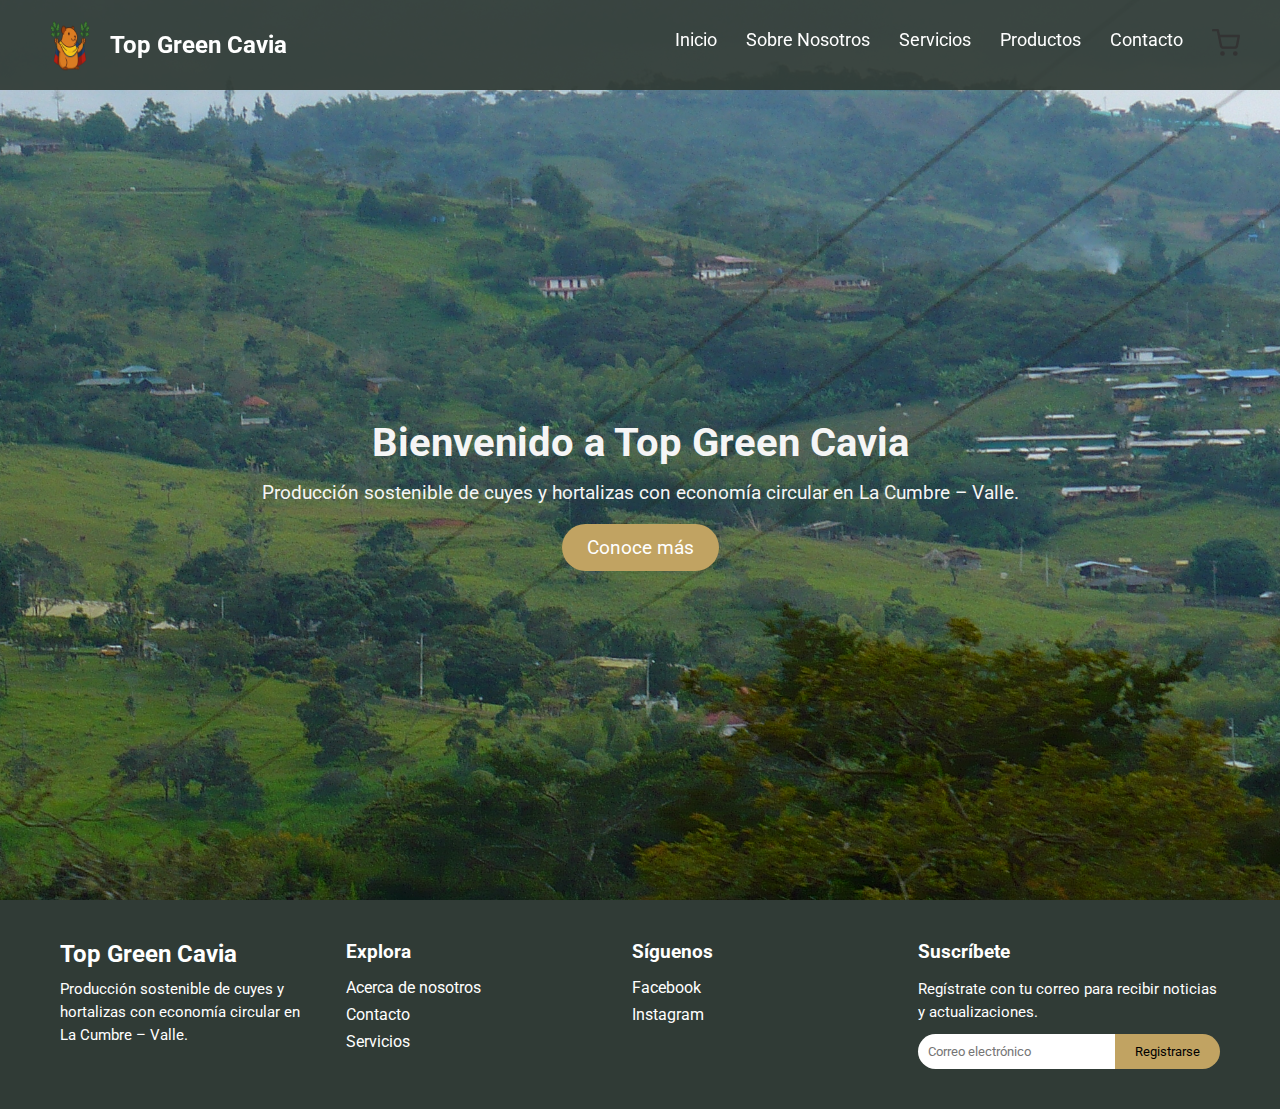
<file: index.html>
<!DOCTYPE html>
<html lang="en">
<head>
    <meta charset="UTF-8">
    <meta name="viewport" content="width=device-width, initial-scale=1.0">
    <link rel="preconnect" href="https://fonts.googleapis.com">
    <link rel="preconnect" href="https://fonts.gstatic.com" crossorigin>
    <link href="https://fonts.googleapis.com/css2?family=Roboto:ital,wght@0,100..900;1,100..900&display=swap" rel="stylesheet">
    <link rel="stylesheet" href="css/estilos.css">
    <link rel="shortcut icon" href="images/icon.png" type="image/x-icon">
    <title>Inicio</title>
</head>
<body class="fondo-index">
     <header>
    <a href="index.html" class="logo">
      <img src="images/logo.png" alt="Logo Top Green Cavia">
      <h1>Top Green Cavia</h1>
    </a>
    <nav>
      <ul>
        <li><a href="index.html">Inicio</a></li>
        <li><a href="pages/sobre-nosotros.html">Sobre Nosotros</a></li>
        <li><a href="pages/servicios.html">Servicios</a></li>
        <li><a href="pages/productos.html">Productos</a></li>
        <li><a href="pages/contacto.html">Contacto</a></li>
        <div class="cart-icon">
                <svg xmlns="http://www.w3.org/2000/svg" width="28" height="28" viewBox="0 0 24 24" fill="none" stroke="currentColor" stroke-width="2" stroke-linecap="round" stroke-linejoin="round">
                    <circle cx="9" cy="21" r="1"></circle>
                    <circle cx="20" cy="21" r="1"></circle>
                    <path d="M1 1h4l2.68 13.39a2 2 0 0 0 2 1.61h9.72a2 2 0 0 0 2-1.61L23 6H6"></path>
                </svg>
                <span class="cart-count" id="cartCount">0</span>
            </div>
      </ul>
    </nav>
  </header>
  <main>
  <!-- Sección Inicio -->
  <section id="inicio" class="hero">
    <div class="hero-content">
      <h1>Bienvenido a Top Green Cavia</h1>
      <p>Producción sostenible de cuyes y hortalizas con economía circular en La Cumbre – Valle.</p>
      <a href="pages/sobre-nosotros.html"><button class="btn">Conoce más</button></a>
    </div>
   </section>
  </main>
    <!-- FOOTER -->
<footer>
  <div class="footer-container">
    <!-- Columna 1 -->
    <div class="footer-col">
      <h2>Top Green Cavia</h2>
      <p>Producción sostenible de cuyes y hortalizas con economía circular en La Cumbre – Valle.</p>
    </div>

    <!-- Columna 2 -->
    <div class="footer-col">
      <h3>Explora</h3>
      <ul>
        <li><a href="pages/sobre-nosotros.html">Acerca de nosotros</a></li>
        <li><a href="pages/contacto.html">Contacto</a></li>
        <li><a href="pages/servicios.html">Servicios</a></li>
      </ul>
    </div>

    <!-- Columna 3 -->
    <div class="footer-col">
      <h3>Síguenos</h3>
      <ul>
        <li>Facebook</a></li>
        <li>Instagram</li>
      </ul>
    </div>

    <!-- Columna 4 -->
    <div class="footer-col">
      <h3>Suscríbete</h3>
      <p>Regístrate con tu correo para recibir noticias y actualizaciones.</p>
      <form>
        <input type="email" placeholder="Correo electrónico">
        <button type="submit">Registrarse</button>
      </form>
    </div>
  </div>

</footer>
<script src="js/carrito.js"></script>
</body>
</html>
</file>
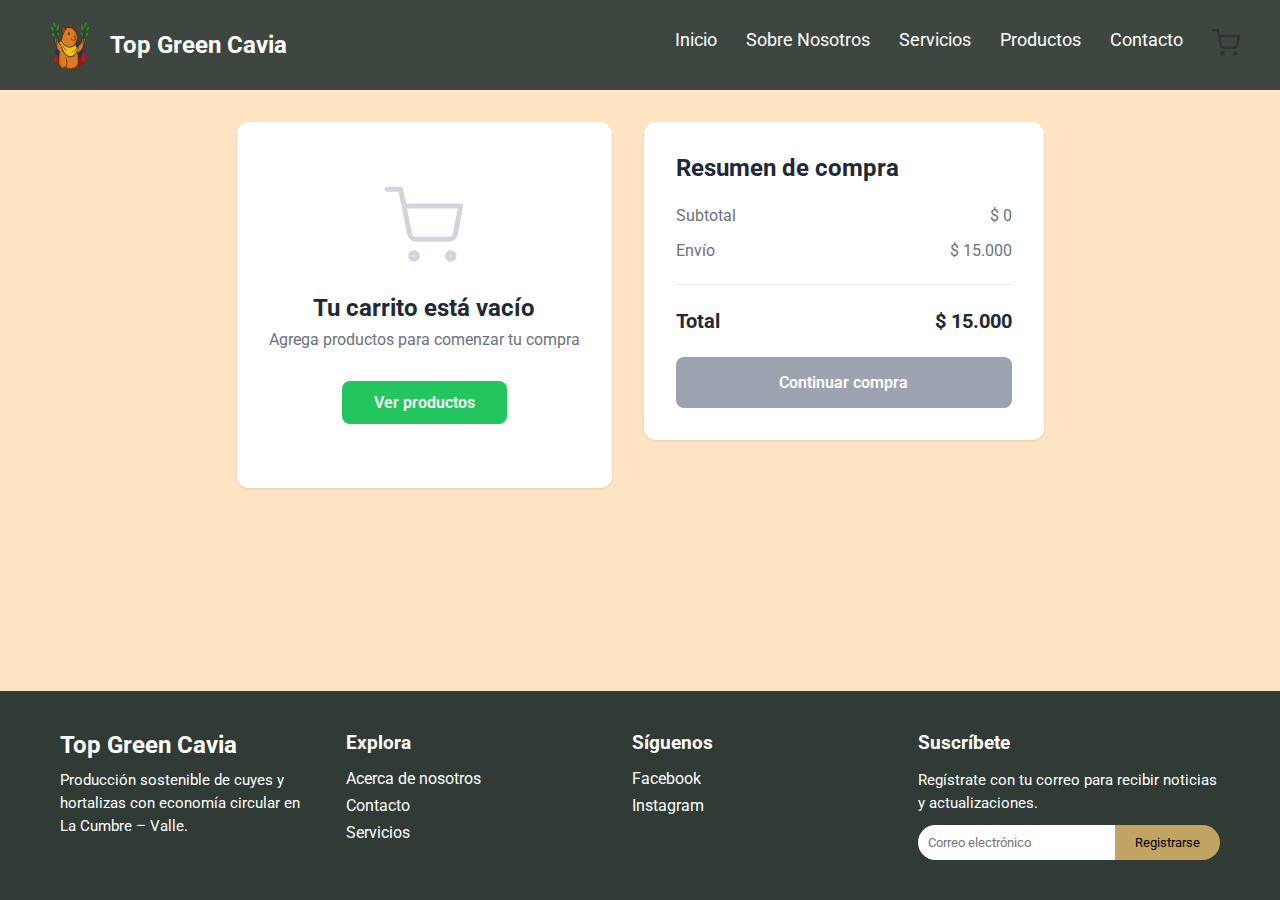
<file: pages/carrito.html>
<!DOCTYPE html>
<html lang="en">
<head>
    <meta charset="UTF-8">
    <meta name="viewport" content="width=device-width, initial-scale=1.0">
    <link rel="preconnect" href="https://fonts.googleapis.com">
    <link rel="preconnect" href="https://fonts.gstatic.com" crossorigin>
    <link href="https://fonts.googleapis.com/css2?family=Roboto:ital,wght@0,100..900;1,100..900&display=swap" rel="stylesheet">
    <title>Carrito de Compras</title>
    <link rel="stylesheet" href="../css/estilos.css">
</head>
<body class="fondo-carrito">
    <header>
        <a href="../index.html" class="logo">
            <img src="../images/logo.png" alt="Logo Top Green Cavia">
            <h1>Top Green Cavia</h1>
        </a>
        <nav>
            <ul>
                <li><a href="../index.html">Inicio</a></li>
                <li><a href="../pages/sobre-nosotros.html">Sobre Nosotros</a></li>
                <li><a href="../pages/servicios.html">Servicios</a></li>
                <li><a href="../pages/productos.html">Productos</a></li>
                <li><a href="../pages/contacto.html">Contacto</a></li>
                <div class="cart-icon">
                <svg xmlns="http://www.w3.org/2000/svg" width="28" height="28" viewBox="0 0 24 24" fill="none" stroke="currentColor" stroke-width="2" stroke-linecap="round" stroke-linejoin="round">
                    <circle cx="9" cy="21" r="1"></circle>
                    <circle cx="20" cy="21" r="1"></circle>
                    <path d="M1 1h4l2.68 13.39a2 2 0 0 0 2 1.61h9.72a2 2 0 0 0 2-1.61L23 6H6"></path>
                </svg>
                <span class="cart-count" id="cartCount">0</span>
            </div>
            </ul>
        </nav>
    </header>

    <main class="cart-container">
        <div class="cart-content">
            <!--<h1>Carrito de Compras</h1>-->
            
            <div class="cart-items" id="cartItems">
                <!-- Los productos se cargarán aquí dinámicamente -->
            </div>

            <div class="empty-cart" id="emptyCart" style="display: none;">
                <svg xmlns="http://www.w3.org/2000/svg" width="80" height="80" viewBox="0 0 24 24" fill="none" stroke="currentColor" stroke-width="1.5" stroke-linecap="round" stroke-linejoin="round">
                    <circle cx="9" cy="21" r="1"></circle>
                    <circle cx="20" cy="21" r="1"></circle>
                    <path d="M1 1h4l2.68 13.39a2 2 0 0 0 2 1.61h9.72a2 2 0 0 0 2-1.61L23 6H6"></path>
                </svg>
                <h2>Tu carrito está vacío</h2>
                <p>Agrega productos para comenzar tu compra</p>
                <a href="productos.html" class="btn-shop">Ver productos</a>
            </div>
        </div>

        <aside class="cart-summary">
            <div class="summary-card">
                <h2>Resumen de compra</h2>
                
                <div class="summary-details">
                    <div class="summary-row">
                        <span>Subtotal</span>
                        <span id="subtotal">$ 0</span>
                    </div>
                    <div class="summary-row">
                        <span>Envío</span>
                        <span id="shipping">$ 0</span>
                    </div>
                    <div class="summary-divider"></div>
                    <div class="summary-row total">
                        <span>Total</span>
                        <span id="total">$ 0</span>
                    </div>
                </div>

                <button class="btn-checkout" id="btnCheckout">Continuar compra</button>
            </div>
        </aside>
    </main>

    
<!-- FOOTER -->
<footer>
  <div class="footer-container">
    <!-- Columna 1 -->
    <div class="footer-col">
      <h2>Top Green Cavia</h2>
      <p>Producción sostenible de cuyes y hortalizas con economía circular en La Cumbre – Valle.</p>
    </div>

    <!-- Columna 2 -->
    <div class="footer-col">
      <h3>Explora</h3>
      <ul>
        <li><a href="../pages/sobre-nosotros.html">Acerca de nosotros</a></li>
        <li><a href="../pages/contacto.html">Contacto</a></li>
        <li><a href="../pages/servicios.html">Servicios</a></li>
      </ul>
    </div>

    <!-- Columna 3 -->
    <div class="footer-col">
      <h3>Síguenos</h3>
      <ul>
        <li>Facebook</li>
        <li>Instagram</li>
      </ul>
    </div>

    <!-- Columna 4 -->
    <div class="footer-col">
      <h3>Suscríbete</h3>
      <p>Regístrate con tu correo para recibir noticias y actualizaciones.</p>
      <form>
        <input type="email" placeholder="Correo electrónico">
        <button type="submit">Registrarse</button>
      </form>
    </div>
  </div>

</footer>
<script src="../js/carrito.js"></script>
</body>
</html>
</file>
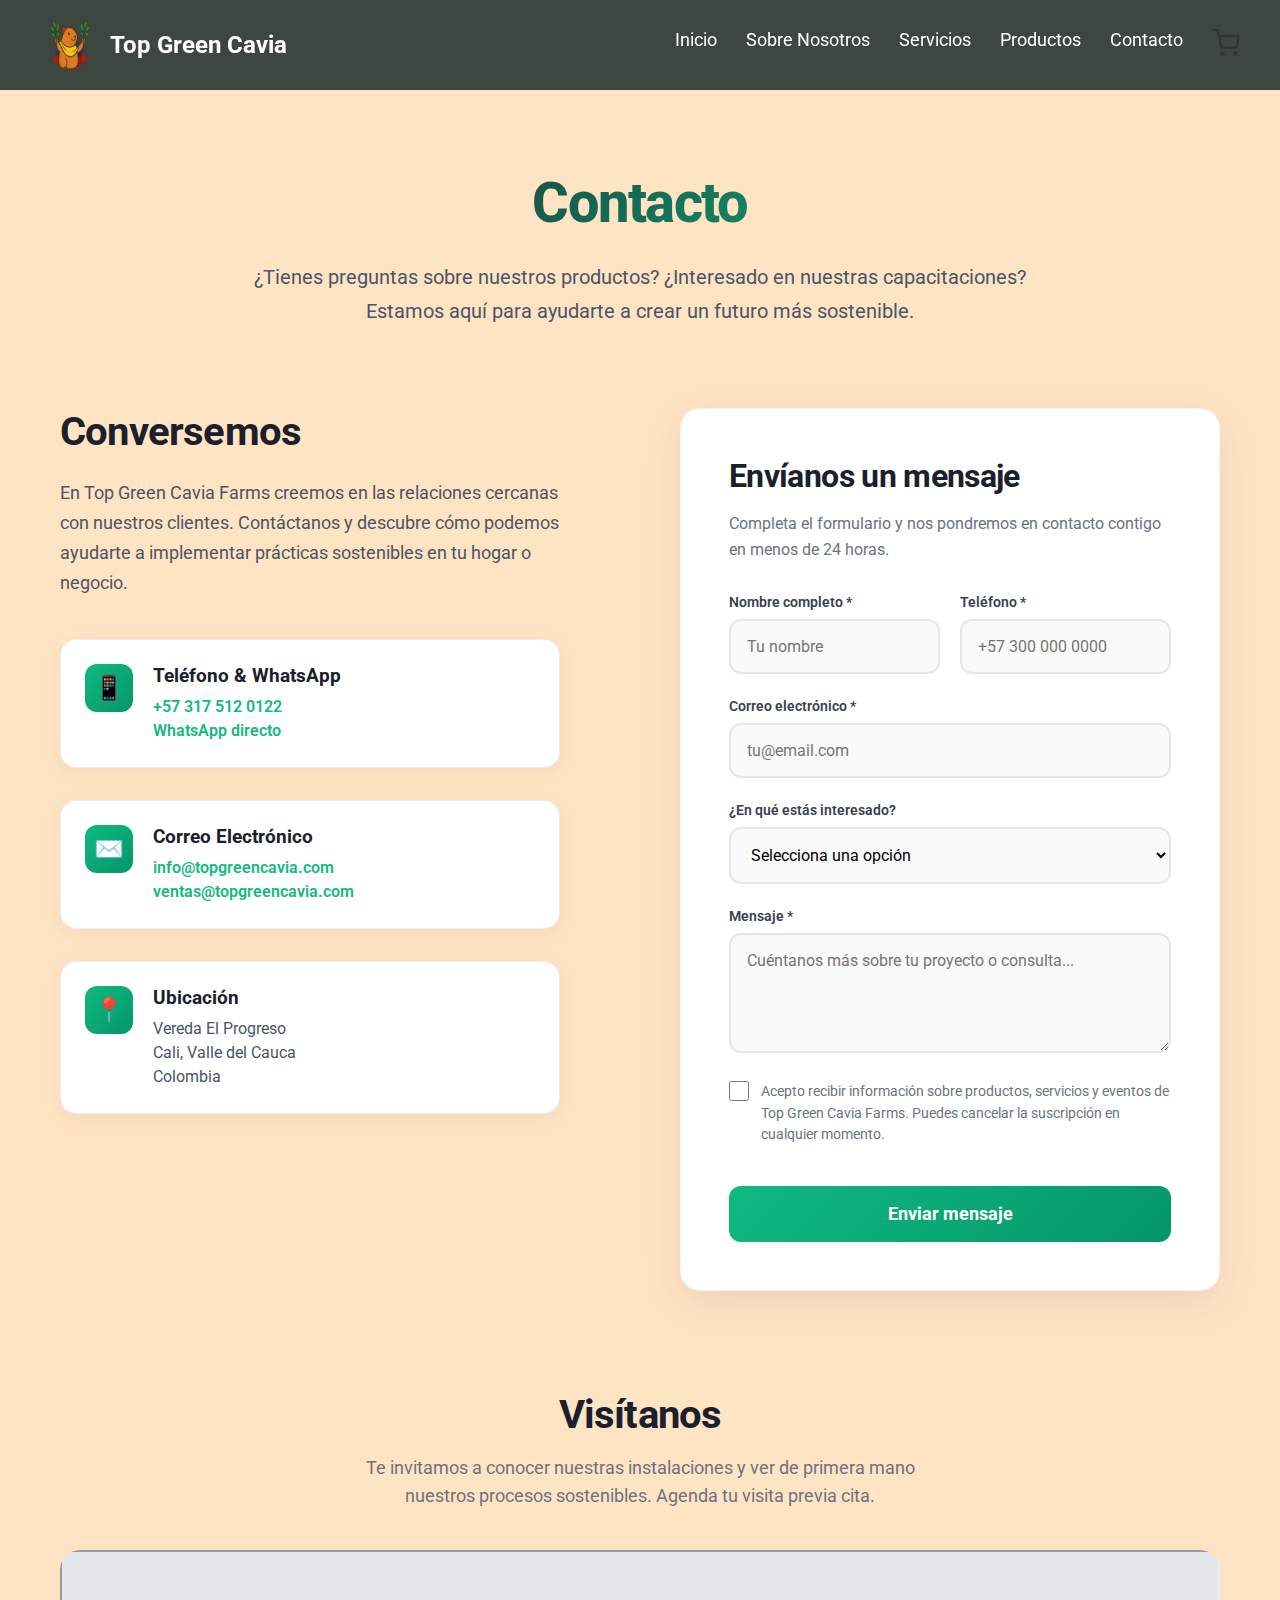
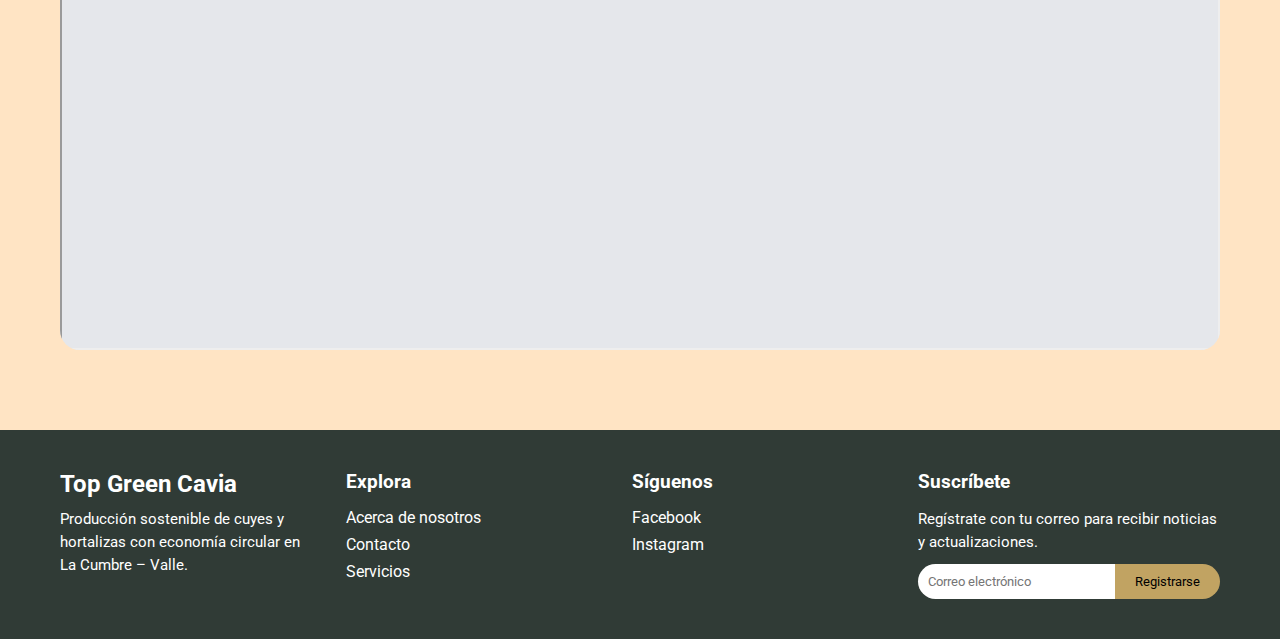
<file: pages/contacto.html>
<!DOCTYPE html>
<html lang="en">
<head>
    <meta charset="UTF-8">
    <meta name="viewport" content="width=device-width, initial-scale=1.0">
    <link rel="preconnect" href="https://fonts.googleapis.com">
    <link rel="preconnect" href="https://fonts.gstatic.com" crossorigin>
    <link href="https://fonts.googleapis.com/css2?family=Roboto:ital,wght@0,100..900;1,100..900&display=swap" rel="stylesheet">
    <link rel="stylesheet" href="../css/estilos.css">
    <link rel="shortcut icon" href="../images/icon.png" type="image/x-icon">
    <title>Contacto</title>
</head>
<body class="fondo-contacto">
     <header>
    <a href="../index.html" class="logo">
      <img src="../images/logo.png" alt="Logo Top Green Cavia">
      <h1>Top Green Cavia</h1>
    </a>
    <nav>
      <ul>
        <li><a href="../index.html">Inicio</a></li>
        <li><a href="../pages/sobre-nosotros.html">Sobre Nosotros</a></li>
        <li><a href="../pages/servicios.html">Servicios</a></li>
        <li><a href="../pages/productos.html">Productos</a></li>
        <li><a href="../pages/contacto.html">Contacto</a></li>
       <div class="cart-icon">
                <svg xmlns="http://www.w3.org/2000/svg" width="28" height="28" viewBox="0 0 24 24" fill="none" stroke="currentColor" stroke-width="2" stroke-linecap="round" stroke-linejoin="round">
                    <circle cx="9" cy="21" r="1"></circle>
                    <circle cx="20" cy="21" r="1"></circle>
                    <path d="M1 1h4l2.68 13.39a2 2 0 0 0 2 1.61h9.72a2 2 0 0 0 2-1.61L23 6H6"></path>
                </svg>
                <span class="cart-count" id="cartCount">0</span>
            </div>
      </ul>
    </nav>
  </header>

   <section class="contact-section">
        <div class="section-header">
            <h1 class="section-title">Contacto</h1>
            <p class="section-subtitle">
                ¿Tienes preguntas sobre nuestros productos? ¿Interesado en nuestras capacitaciones? 
                Estamos aquí para ayudarte a crear un futuro más sostenible.
            </p>
        </div>

        <div class="contact-grid">
            <div class="contact-info">
                <h2 class="contact-info-title">Conversemos</h2>
                <p class="contact-info-text">
                    En Top Green Cavia Farms creemos en las relaciones cercanas con nuestros clientes. 
                    Contáctanos y descubre cómo podemos ayudarte a implementar prácticas sostenibles 
                    en tu hogar o negocio.
                </p>

                <div class="contact-methods">
                    <div class="contact-method">
                        <div class="contact-icon">📱</div>
                        <div class="contact-details">
                            <h4>Teléfono & WhatsApp</h4>
                            <p>
                                <a href="tel:+573175120122">+57 317 512 0122</a><br>
                                <a href="https://wa.me/573175120122">WhatsApp directo</a>
                            </p>
                        </div>
                    </div>

                    <div class="contact-method">
                        <div class="contact-icon">✉️</div>
                        <div class="contact-details">
                            <h4>Correo Electrónico</h4>
                            <p>
                                <a href="mailto:info@topgreencavia.com">info@topgreencavia.com</a><br>
                                <a href="mailto:ventas@topgreencavia.com">ventas@topgreencavia.com</a>
                            </p>
                        </div>
                    </div>

                    <div class="contact-method">
                        <div class="contact-icon">📍</div>
                        <div class="contact-details">
                            <h4>Ubicación</h4>
                            <p>
                                Vereda El Progreso<br>
                                Cali, Valle del Cauca<br>
                                Colombia
                            </p>
                        </div>
                    </div>
                </div>

            </div>

            <div class="contact-form">
                <h3 class="form-title">Envíanos un mensaje</h3>
                <p class="form-subtitle">
                    Completa el formulario y nos pondremos en contacto contigo en menos de 24 horas.
                </p>

                <form>
                    <div class="form-row">
                        <div class="form-group">
                            <label class="form-label">Nombre completo *</label>
                            <input type="text" class="form-input" placeholder="Tu nombre" required>
                        </div>
                        <div class="form-group">
                            <label class="form-label">Teléfono *</label>
                            <input type="tel" class="form-input" placeholder="+57 300 000 0000" required>
                        </div>
                    </div>

                    <div class="form-group">
                        <label class="form-label">Correo electrónico *</label>
                        <input type="email" class="form-input" placeholder="tu@email.com" required>
                    </div>

                    <div class="form-group">
                        <label class="form-label">¿En qué estás interesado?</label>
                        <select class="form-select">
                            <option value="">Selecciona una opción</option>
                            <option value="cuyes">Cuyes y productos cárnicos</option>
                            <option value="hortalizas">Hortalizas orgánicas</option>
                            <option value="abono">Abono orgánico</option>
                            <option value="capacitacion">Capacitación y talleres</option>
                            <option value="consultoria">Consultoría personalizada</option>
                            <option value="otro">Otro</option>
                        </select>
                    </div>

                    <div class="form-group">
                        <label class="form-label">Mensaje *</label>
                        <textarea class="form-textarea" placeholder="Cuéntanos más sobre tu proyecto o consulta..." required></textarea>
                    </div>

                    <div class="form-checkbox-group">
                        <input type="checkbox" class="form-checkbox" id="newsletter" required>
                        <label for="newsletter" class="checkbox-label">
                            Acepto recibir información sobre productos, servicios y eventos de Top Green Cavia Farms. 
                            Puedes cancelar la suscripción en cualquier momento.
                        </label>
                    </div>

                    <button type="submit" class="submit-btn">
                        Enviar mensaje
                    </button>
                </form>
            </div>
        </div>

        <div class="map-section">
            <h2 class="map-title">Visítanos</h2>
            <p class="map-subtitle">
                Te invitamos a conocer nuestras instalaciones y ver de primera mano nuestros 
                procesos sostenibles. Agenda tu visita previa cita.
            </p>
            
            <div class="map-container">
                <div class="map-placeholder">
                    <iframe src="https://www.google.com/maps/embed?pb=!1m18!1m12!1m3!1d3851.6159523009005!2d-76.4983841!3d3.7638276999999998!2m3!1f0!2f0!3f0!3m2!1i1024!2i768!4f13.1!3m3!1m2!1s0x8e37565521147801%3A0xddae376075c77c77!2sLa%20Cumbre%2C%20Valle%20del%20Cauca!5e1!3m2!1ses-419!2sco!4v1758861300098!5m2!1ses-419!2sco"></iframe>
                </div>
            </div>
        </div>
    </section>

  
  
<!-- FOOTER -->
<footer>
  <div class="footer-container">
    <!-- Columna 1 -->
    <div class="footer-col">
      <h2>Top Green Cavia</h2>
      <p>Producción sostenible de cuyes y hortalizas con economía circular en La Cumbre – Valle.</p>
    </div>

    <!-- Columna 2 -->
    <div class="footer-col">
      <h3>Explora</h3>
      <ul>
        <li><a href="../pages/sobre-nosotros.html">Acerca de nosotros</a></li>
        <li><a href="../pages/contacto.html">Contacto</a></li>
        <li><a href="../pages/servicios.html">Servicios</a></li>
      </ul>
    </div>

    <!-- Columna 3 -->
    <div class="footer-col">
      <h3>Síguenos</h3>
      <ul>
        <li>Facebook</li>
        <li>Instagram</li>
      </ul>
    </div>

    <!-- Columna 4 -->
    <div class="footer-col">
      <h3>Suscríbete</h3>
      <p>Regístrate con tu correo para recibir noticias y actualizaciones.</p>
      <form>
        <input type="email" placeholder="Correo electrónico">
        <button type="submit">Registrarse</button>
      </form>
    </div>
  </div>

</footer>
<script src="../js/carrito.js"></script>
</body>
</html>
</file>
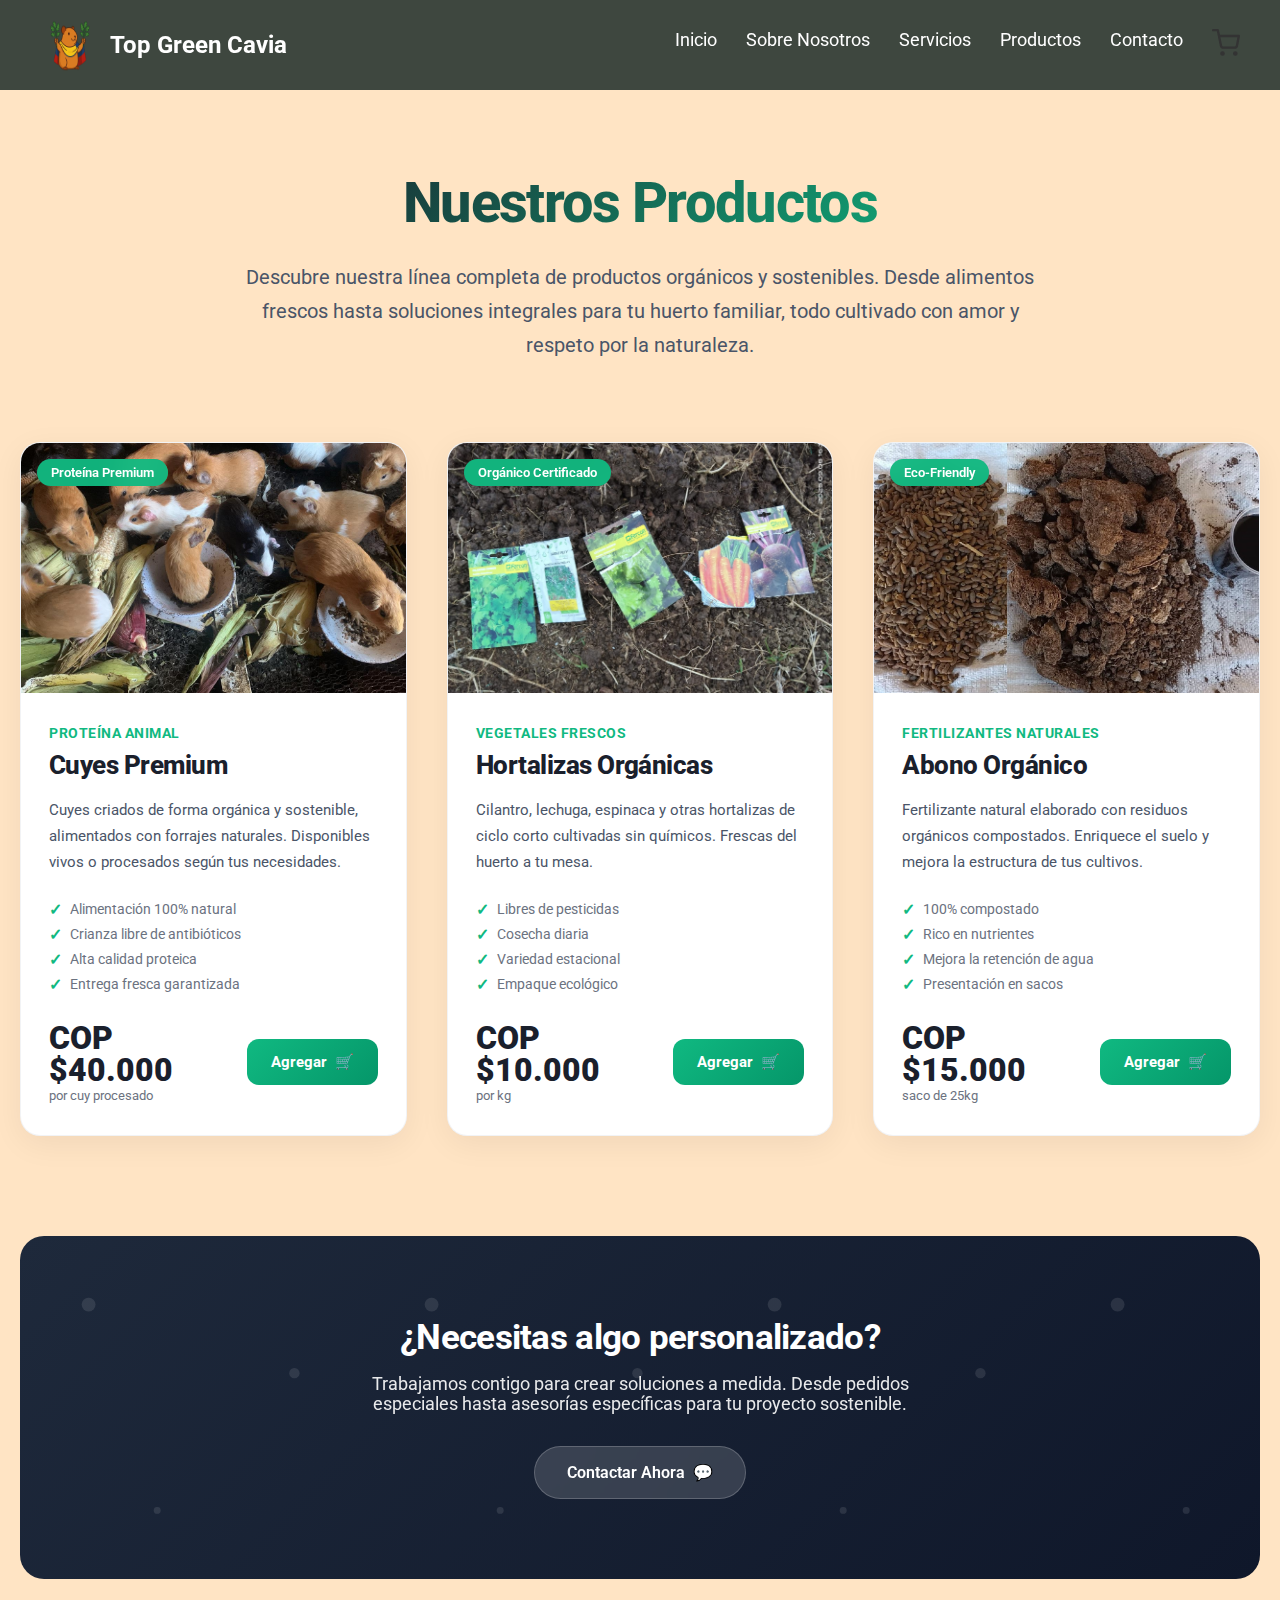
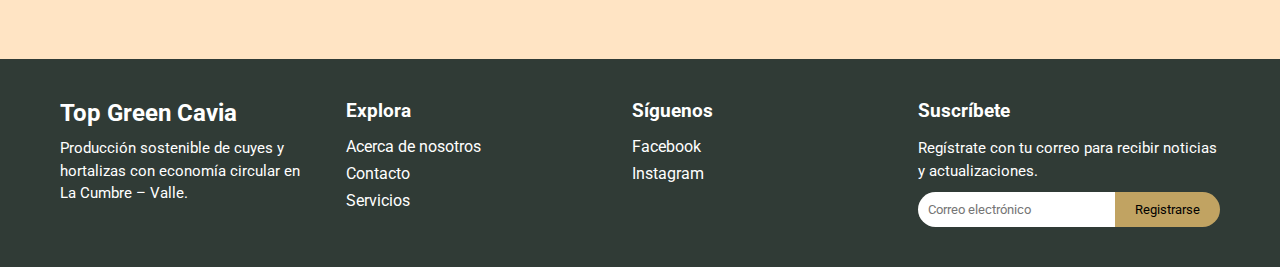
<file: pages/productos.html>
<!DOCTYPE html>
<html lang="en">
<head>
    <meta charset="UTF-8">
    <meta name="viewport" content="width=device-width, initial-scale=1.0">
    <link rel="preconnect" href="https://fonts.googleapis.com">
    <link rel="preconnect" href="https://fonts.gstatic.com" crossorigin>
    <link href="https://fonts.googleapis.com/css2?family=Roboto:ital,wght@0,100..900;1,100..900&display=swap" rel="stylesheet">
    <link rel="stylesheet" href="../css/estilos.css">
    <link rel="shortcut icon" href="../images/icon.png" type="image/x-icon">
    <title>Productos</title>
</head>
<body class="fondo-productos">
     <header>
    <a href="../index.html" class="logo">
      <img src="../images/logo.png" alt="Logo Top Green Cavia">
      <h1>Top Green Cavia</h1>
    </a>
    <nav>
      <ul>
        <li><a href="../index.html">Inicio</a></li>
        <li><a href="../pages/sobre-nosotros.html">Sobre Nosotros</a></li>
        <li><a href="../pages/servicios.html">Servicios</a></li>
        <li><a href="../pages/productos.html">Productos</a></li>
        <li><a href="../pages/contacto.html">Contacto</a></li>
        <div class="cart-icon">
                <svg xmlns="http://www.w3.org/2000/svg" width="28" height="28" viewBox="0 0 24 24" fill="none" stroke="currentColor" stroke-width="2" stroke-linecap="round" stroke-linejoin="round">
                    <circle cx="9" cy="21" r="1"></circle>
                    <circle cx="20" cy="21" r="1"></circle>
                    <path d="M1 1h4l2.68 13.39a2 2 0 0 0 2 1.61h9.72a2 2 0 0 0 2-1.61L23 6H6"></path>
                </svg>
                <span class="cart-count" id="cartCount">0</span>
            </div>
      </ul>
    </nav>
  </header>

  <section class="products-section">
        <div class="section-header">
            <h1 class="section-title">Nuestros Productos</h1>
            <p class="section-subtitle">
                Descubre nuestra línea completa de productos orgánicos y sostenibles. Desde alimentos frescos 
                hasta soluciones integrales para tu huerto familiar, todo cultivado con amor y respeto por la naturaleza.
            </p>
        </div>

        <div class="products-grid">
            <div class="product-card">
                <div class="product-image-container">
                    <img src="../images/cuyes.jpg" alt="Cuyes Premium" class="product-image">
                    <div class="product-badge">Proteína Premium</div>
                </div>
                <div class="product-content">
                    <div class="product-category">Proteína Animal</div>
                    <h3 class="product-title">Cuyes Premium</h3>
                    <p class="product-description">
                        Cuyes criados de forma orgánica y sostenible, alimentados con forrajes naturales. 
                        Disponibles vivos o procesados según tus necesidades.
                    </p>
                    <ul class="product-features">
                        <li>Alimentación 100% natural</li>
                        <li>Crianza libre de antibióticos</li>
                        <li>Alta calidad proteica</li>
                        <li>Entrega fresca garantizada</li>
                    </ul>
                    <div class="product-footer">
                        <div class="product-price">
                            <span class="price-current">COP $40.000</span>
                            <span class="price-unit">por cuy procesado</span>
                        </div>
                        <button class="add-to-cart-btn">
                            <span>Agregar</span>
                            <span>🛒</span>
                        </button>
                    </div>
                </div>
            </div>

            <div class="product-card">
                <div class="product-image-container">
                    <img src="../images/hortalizas.jpg" alt="Hortalizas Orgánicas" class="product-image">
                    <div class="product-badge">Orgánico Certificado</div>
                </div>
                <div class="product-content">
                    <div class="product-category">Vegetales Frescos</div>
                    <h3 class="product-title">Hortalizas Orgánicas</h3>
                    <p class="product-description">
                        Cilantro, lechuga, espinaca y otras hortalizas de ciclo corto cultivadas 
                        sin químicos. Frescas del huerto a tu mesa.
                    </p>
                    <ul class="product-features">
                        <li>Libres de pesticidas</li>
                        <li>Cosecha diaria</li>
                        <li>Variedad estacional</li>
                        <li>Empaque ecológico</li>
                    </ul>
                    <div class="product-footer">
                        <div class="product-price">
                            <span class="price-current">COP $10.000</span>
                            <span class="price-unit">por kg</span>
                        </div>
                        <button class="add-to-cart-btn">
                            <span>Agregar</span>
                            <span>🛒</span>
                        </button>
                    </div>
                </div>
            </div>

            <div class="product-card">
                <div class="product-image-container">
                     <img src="../images/abono.jpg" alt="Abono Orgánico" class="product-image">
                    <div class="product-badge">Eco-Friendly</div>
                </div>
                <div class="product-content">
                    <div class="product-category">Fertilizantes Naturales</div>
                    <h3 class="product-title">Abono Orgánico</h3>
                    <p class="product-description">
                        Fertilizante natural elaborado con residuos orgánicos compostados. 
                        Enriquece el suelo y mejora la estructura de tus cultivos.
                    </p>
                    <ul class="product-features">
                        <li>100% compostado</li>
                        <li>Rico en nutrientes</li>
                        <li>Mejora la retención de agua</li>
                        <li>Presentación en sacos</li>
                    </ul>
                    <div class="product-footer">
                        <div class="product-price">
                            <span class="price-current">COP $15.000</span>
                            <span class="price-unit">saco de 25kg</span>
                        </div>
                        <button class="add-to-cart-btn">
                            <span>Agregar</span>
                            <span>🛒</span>
                        </button>
                    </div>
                </div>
            </div>
        </div>

        <div class="cta-section">
            <div class="cta-content">
                <h2 class="cta-title">¿Necesitas algo personalizado?</h2>
                <p class="cta-subtitle">
                    Trabajamos contigo para crear soluciones a medida. Desde pedidos especiales 
                    hasta asesorías específicas para tu proyecto sostenible.
                </p>
                <div class="cta-buttons">
                    <a href="../pages/contacto.html" class="cta-button primary">
                        <span>Contactar Ahora</span>
                        <span>💬</span>
                    </a>
                </div>
            </div>
        </div>
    </section>
<!-- FOOTER -->
<footer>
  <div class="footer-container">
    <!-- Columna 1 -->
    <div class="footer-col">
      <h2>Top Green Cavia</h2>
      <p>Producción sostenible de cuyes y hortalizas con economía circular en La Cumbre – Valle.</p>
    </div>

    <!-- Columna 2 -->
    <div class="footer-col">
      <h3>Explora</h3>
      <ul>
        <li><a href="../pages/sobre-nosotros.html">Acerca de nosotros</a></li>
        <li><a href="../pages/contacto.html">Contacto</a></li>
        <li><a href="../pages/servicios.html">Servicios</a></li>
      </ul>
    </div>

    <!-- Columna 3 -->
    <div class="footer-col">
      <h3>Síguenos</h3>
      <ul>
        <li>Facebook</li>
        <li>Instagram</li>
      </ul>
    </div>

    <!-- Columna 4 -->
    <div class="footer-col">
      <h3>Suscríbete</h3>
      <p>Regístrate con tu correo para recibir noticias y actualizaciones.</p>
      <form>
        <input type="email" placeholder="Correo electrónico">
        <button type="submit">Registrarse</button>
      </form>
    </div>
  </div>
</footer>
<script src="../js/carrito.js"></script>
</body>
</html>
</file>
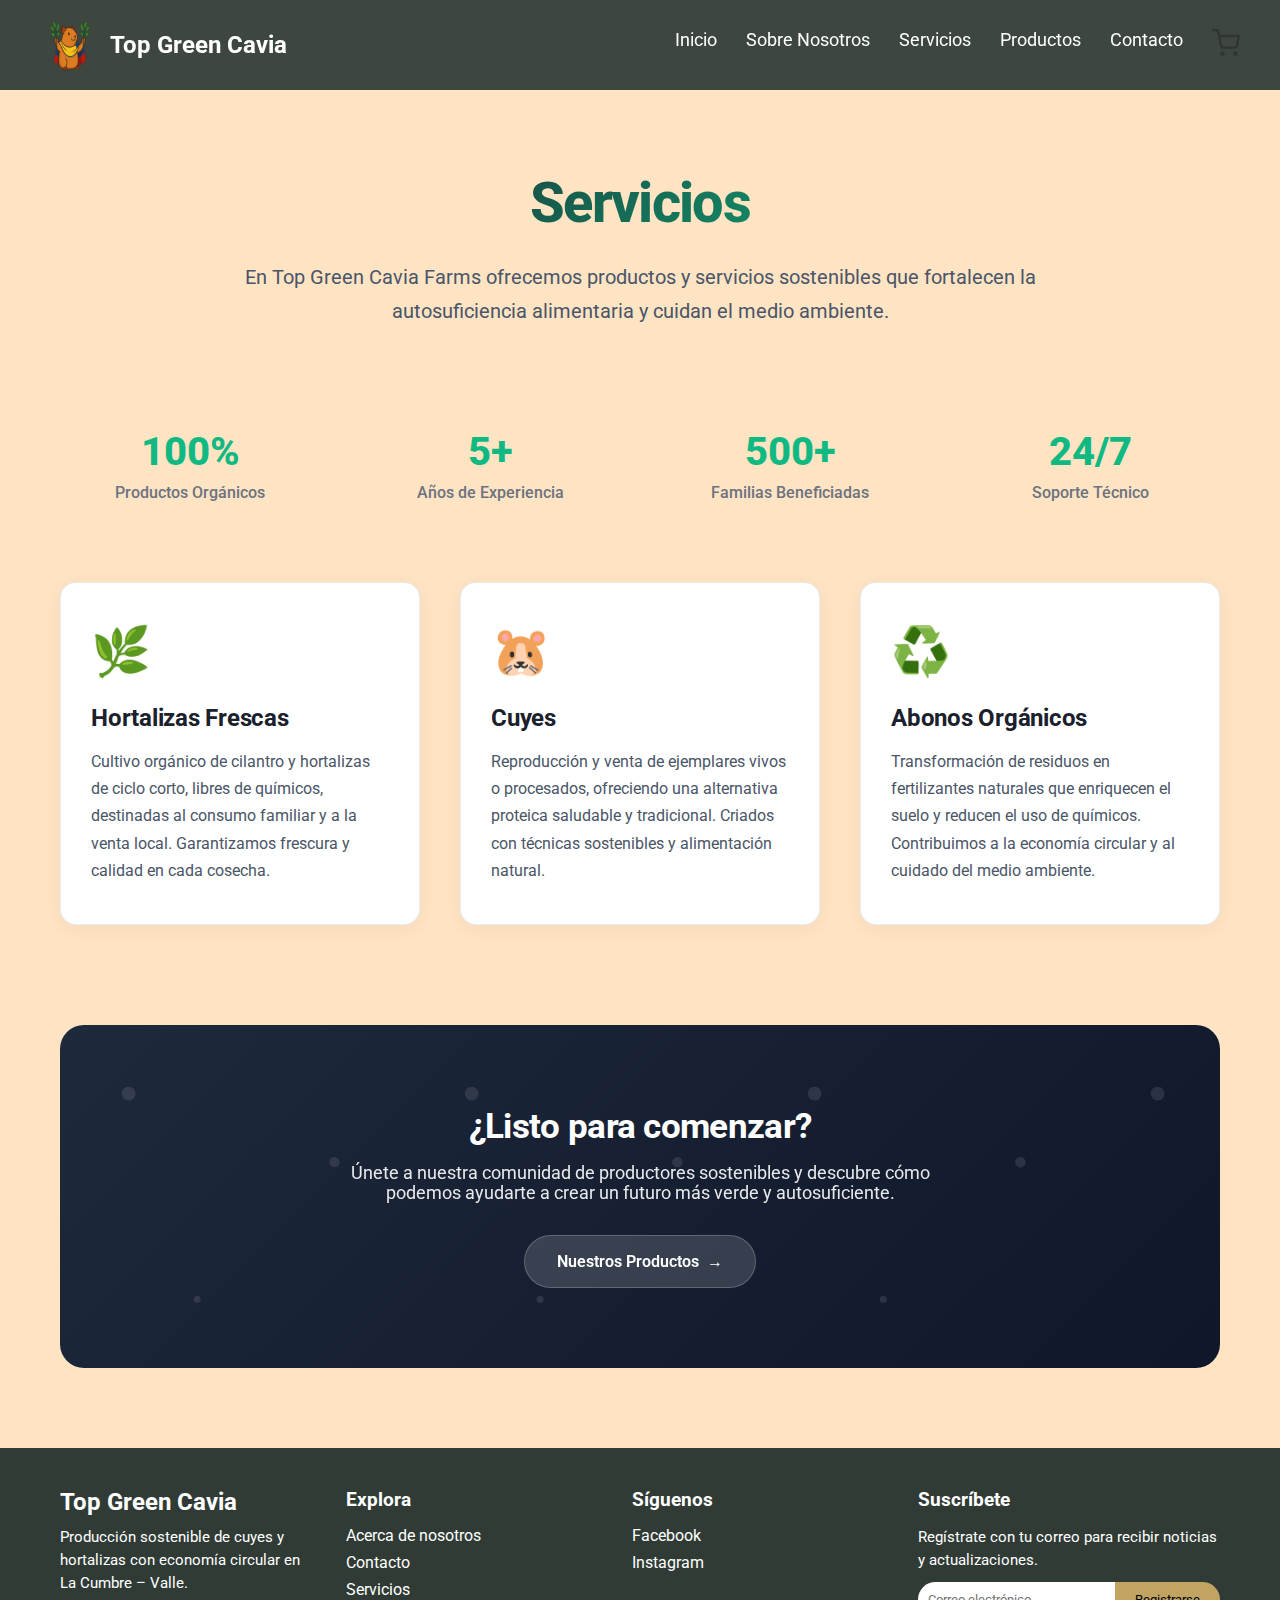
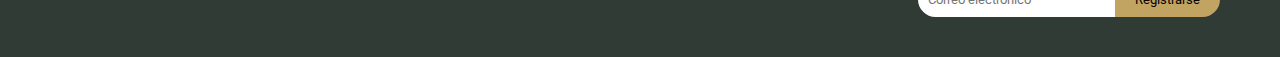
<file: pages/servicios.html>
<!DOCTYPE html>
<html lang="en">
<head>
    <meta charset="UTF-8">
    <meta name="viewport" content="width=device-width, initial-scale=1.0">
    <link rel="preconnect" href="https://fonts.googleapis.com">
    <link rel="preconnect" href="https://fonts.gstatic.com" crossorigin>
    <link href="https://fonts.googleapis.com/css2?family=Roboto:ital,wght@0,100..900;1,100..900&display=swap" rel="stylesheet">
    <link rel="stylesheet" href="../css/estilos.css">
    <link rel="shortcut icon" href="../images/icon.png" type="image/x-icon">
    <title>Servicios</title>
</head>
<body class="fondo-servicios">
     <header>
    <a href="../index.html" class="logo">
      <img src="../images/logo.png" alt="Logo Top Green Cavia">
      <h1>Top Green Cavia</h1>
    </a>
    <nav>
      <ul>
        <li><a href="../index.html">Inicio</a></li>
        <li><a href="../pages/sobre-nosotros.html">Sobre Nosotros</a></li>
        <li><a href="../pages/servicios.html">Servicios</a></li>
        <li><a href="../pages/productos.html">Productos</a></li>
        <li><a href="../pages/contacto.html">Contacto</a></li>
        <div class="cart-icon">
                <svg xmlns="http://www.w3.org/2000/svg" width="28" height="28" viewBox="0 0 24 24" fill="none" stroke="currentColor" stroke-width="2" stroke-linecap="round" stroke-linejoin="round">
                    <circle cx="9" cy="21" r="1"></circle>
                    <circle cx="20" cy="21" r="1"></circle>
                    <path d="M1 1h4l2.68 13.39a2 2 0 0 0 2 1.61h9.72a2 2 0 0 0 2-1.61L23 6H6"></path>
                </svg>
                <span class="cart-count" id="cartCount">0</span>
            </div>
      </ul>
    </nav>
  </header>
  <main>
     <section class="services-section">
        <div class="section-header">
            <h1 class="section-title">Servicios</h1>
            <p class="section-subtitle">
                En Top Green Cavia Farms ofrecemos productos y servicios sostenibles que fortalecen 
                la autosuficiencia alimentaria y cuidan el medio ambiente.
            </p>
        </div>

        <div class="stats-section">
            <div class="stat-item">
                <div class="stat-number">100%</div>
                <div class="stat-label">Productos Orgánicos</div>
            </div>
            <div class="stat-item">
                <div class="stat-number">5+</div>
                <div class="stat-label">Años de Experiencia</div>
            </div>
            <div class="stat-item">
                <div class="stat-number">500+</div>
                <div class="stat-label">Familias Beneficiadas</div>
            </div>
            <div class="stat-item">
                <div class="stat-number">24/7</div>
                <div class="stat-label">Soporte Técnico</div>
            </div>
        </div>

        <div class="services-grid">
            <div class="service-card">
                <span class="service-icon">🌿</span>
                <h3 class="service-title">Hortalizas Frescas</h3>
                <p class="service-description">
                    Cultivo orgánico de cilantro y hortalizas de ciclo corto, libres de químicos, 
                    destinadas al consumo familiar y a la venta local. Garantizamos frescura y 
                    calidad en cada cosecha.
                </p>
            </div>

            <div class="service-card">
                <span class="service-icon">🐹</span>
                <h3 class="service-title">Cuyes</h3>
                <p class="service-description">
                    Reproducción y venta de ejemplares vivos o procesados, ofreciendo una 
                    alternativa proteica saludable y tradicional. Criados con técnicas sostenibles 
                    y alimentación natural.
                </p>
            </div>

            <div class="service-card">
                <span class="service-icon">♻️</span>
                <h3 class="service-title">Abonos Orgánicos</h3>
                <p class="service-description">
                    Transformación de residuos en fertilizantes naturales que enriquecen el suelo 
                    y reducen el uso de químicos. Contribuimos a la economía circular y al cuidado 
                    del medio ambiente.
                </p>
            </div>

        </div>

        <div class="cta-section">
            <h2 class="cta-title">¿Listo para comenzar?</h2>
            <p class="cta-subtitle">
                Únete a nuestra comunidad de productores sostenibles y descubre cómo podemos 
                ayudarte a crear un futuro más verde y autosuficiente.
            </p>
            <a href="../pages/productos.html" class="cta-button">
                Nuestros Productos
                <span>→</span>
            </a>
        </div>
    </section>
  </main>
  
<!-- FOOTER -->
<footer>
  <div class="footer-container">
    <!-- Columna 1 -->
    <div class="footer-col">
      <h2>Top Green Cavia</h2>
      <p>Producción sostenible de cuyes y hortalizas con economía circular en La Cumbre – Valle.</p>
    </div>

    <!-- Columna 2 -->
    <div class="footer-col">
      <h3>Explora</h3>
      <ul>
        <li><a href="../pages/sobre-nosotros.html">Acerca de nosotros</a></li>
        <li><a href="../pages/contacto.html">Contacto</a></li>
        <li><a href="../pages/servicios.html">Servicios</a></li>
      </ul>
    </div>

    <!-- Columna 3 -->
    <div class="footer-col">
      <h3>Síguenos</h3>
      <ul>
        <li>Facebook</li>
        <li>Instagram</li>
      </ul>
    </div>

    <!-- Columna 4 -->
    <div class="footer-col">
      <h3>Suscríbete</h3>
      <p>Regístrate con tu correo para recibir noticias y actualizaciones.</p>
      <form>
        <input type="email" placeholder="Correo electrónico">
        <button type="submit">Registrarse</button>
      </form>
    </div>
  </div>

</footer>
<script src="../js/carrito.js"></script>
</body>
</html>
</file>
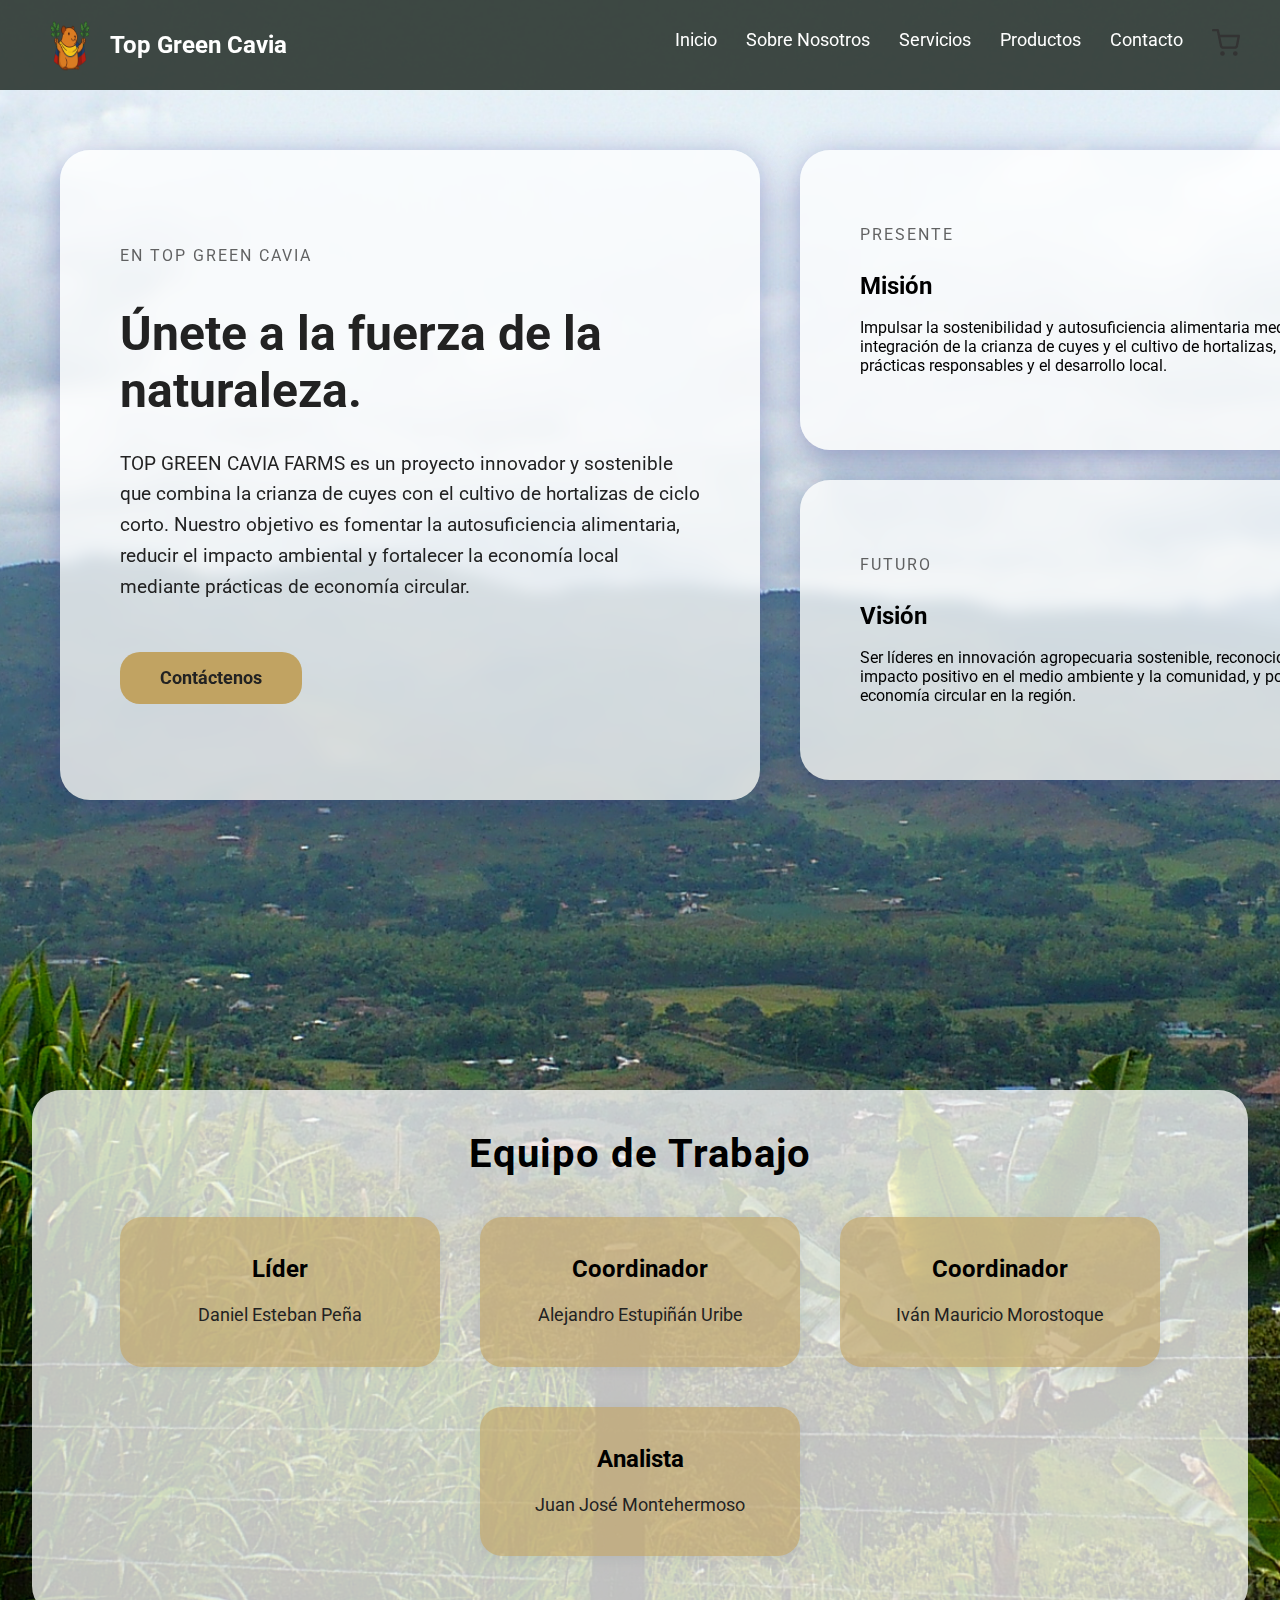
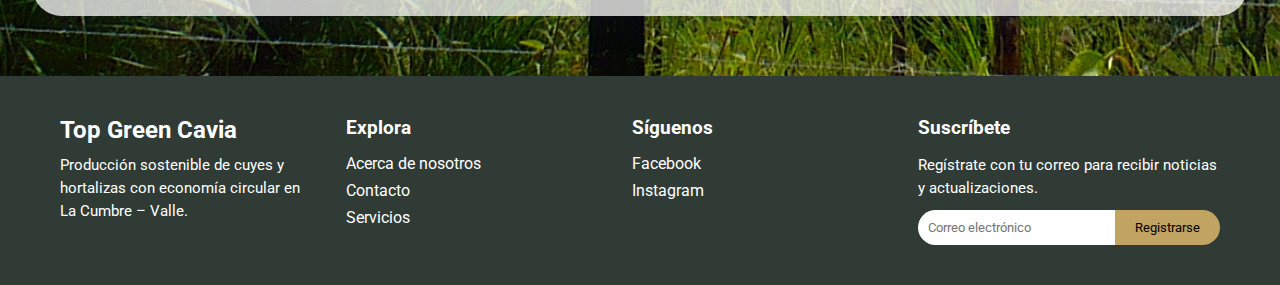
<file: pages/sobre-nosotros.html>
<!DOCTYPE html>
<html lang="en">
<head>
    <meta charset="UTF-8">
    <meta name="viewport" content="width=device-width, initial-scale=1.0">
    <link rel="preconnect" href="https://fonts.googleapis.com">
    <link rel="preconnect" href="https://fonts.gstatic.com" crossorigin>
    <link href="https://fonts.googleapis.com/css2?family=Roboto:ital,wght@0,100..900;1,100..900&display=swap" rel="stylesheet">
    <link rel="stylesheet" href="../css/estilos.css">
    <link rel="shortcut icon" href="../images/icon.png" type="image/x-icon">
    <title>Sobre Nosotros</title>
</head>
<body class="fondo-sobre">
     <header>
    <a href="../index.html" class="logo">
      <img src="../images/logo.png" alt="Logo Top Green Cavia">
      <h1>Top Green Cavia</h1>
    </a>
    <nav>
      <ul>
        <li><a href="../index.html">Inicio</a></li>
        <li><a href="../pages/sobre-nosotros.html">Sobre Nosotros</a></li>
        <li><a href="../pages/servicios.html">Servicios</a></li>
        <li><a href="../pages/productos.html">Productos</a></li>
        <li><a href="../pages/contacto.html">Contacto</a></li>
        <div class="cart-icon">
                <svg xmlns="http://www.w3.org/2000/svg" width="28" height="28" viewBox="0 0 24 24" fill="none" stroke="currentColor" stroke-width="2" stroke-linecap="round" stroke-linejoin="round">
                    <circle cx="9" cy="21" r="1"></circle>
                    <circle cx="20" cy="21" r="1"></circle>
                    <path d="M1 1h4l2.68 13.39a2 2 0 0 0 2 1.61h9.72a2 2 0 0 0 2-1.61L23 6H6"></path>
                </svg>
                <span class="cart-count" id="cartCount">0</span>
            </div>
      </ul>
    </nav>
  </header>
  <main>
  <div style="display: flex; gap: 40px; justify-content: flex-start; align-items: flex-start; margin-top: 60px;">
    <div class="sobre-nosotros-hero">
      <div class="sobre-nosotros-container">
        <span class="sobre-nosotros-label">EN TOP GREEN CAVIA</span>
        <h2>Únete a la fuerza de la naturaleza.</h2>
        <p class="about-text">
          TOP GREEN CAVIA FARMS es un proyecto innovador y sostenible que combina la crianza de cuyes 
          con el cultivo de hortalizas de ciclo corto. Nuestro objetivo es fomentar la autosuficiencia 
          alimentaria, reducir el impacto ambiental y fortalecer la economía local mediante prácticas 
          de economía circular.
        </p>
        <a href="../pages/contacto.html"><button class="sobre-nosotros-btn">Contáctenos</button></a>
      </div>
    </div>
    <div style="display: flex; flex-direction: column; gap: 30px;">
      <div class="sobre-nosotros-mini-container">
        <span class="sobre-nosotros-label">PRESENTE</span>
        <h2>Misión</h2>
        <p class="about-text">
          Impulsar la sostenibilidad y autosuficiencia alimentaria mediante la integración de la crianza de cuyes y el cultivo de hortalizas, promoviendo prácticas responsables y el desarrollo local.
        </p>
      </div>
      <div class="sobre-nosotros-mini-container">
        <span class="sobre-nosotros-label">FUTURO</span>
        <h2>Visión</h2>
        <p class="about-text">
          Ser líderes en innovación agropecuaria sostenible, reconocidos por nuestro impacto positivo en el medio ambiente y la comunidad, y por fomentar una economía circular en la región.
        </p>
      </div>
    </div>
  </div>

  <!-- Nuevo espacio para el equipo de trabajo -->
  <section class="equipo-section">
    <h3 class="equipo-titulo">Equipo de Trabajo</h3>
    <div class="equipo-cards">
      <div class="equipo-card">
        <h4>Líder</h4>
        <p>Daniel Esteban Peña</p>
      </div>
      <div class="equipo-card">
        <h4>Coordinador</h4>
        <p>Alejandro Estupiñán Uribe</p>
      </div>
      <div class="equipo-card">
        <h4>Coordinador</h4>
        <p>Iván Mauricio Morostoque</p>
      </div>
      <div class="equipo-card">
        <h4>Analista</h4>
        <p>Juan José Montehermoso</p>
      </div>
    </div>
  </section>
</main>
  
<!-- FOOTER -->
<footer>
  <div class="footer-container">
    <!-- Columna 1 -->
    <div class="footer-col">
      <h2>Top Green Cavia</h2>
      <p>Producción sostenible de cuyes y hortalizas con economía circular en La Cumbre – Valle.</p>
    </div>

    <!-- Columna 2 -->
    <div class="footer-col">
      <h3>Explora</h3>
      <ul>
        <li><a href="../pages/sobre-nosotros.html">Acerca de nosotros</a></li>
        <li><a href="../pages/contacto.html">Contacto</a></li>
        <li><a href="../pages/servicios.html">Servicios</a></li>
      </ul>
    </div>

    <!-- Columna 3 -->
    <div class="footer-col">
      <h3>Síguenos</h3>
      <ul>
        <li>Facebook</li>
        <li>Instagram</li>
      </ul>
    </div>

    <!-- Columna 4 -->
    <div class="footer-col">
      <h3>Suscríbete</h3>
      <p>Regístrate con tu correo para recibir noticias y actualizaciones.</p>
      <form>
        <input type="email" placeholder="Correo electrónico">
        <button type="submit">Registrarse</button>
      </form>
    </div>
  </div>

</footer>
<script src="../js/carrito.js"></script>
</body>
</html>
</file>
<file: css/estilos.css>
/*Reseteo básico*/
* {
  margin: 0;
  padding: 0;
  box-sizing: border-box;
  font-family:"Roboto", sans-serif;
}

/* Estilos del body */
.fondo-index {
  background-image: url('../images/fondo.jpg');
  background-size: cover;
  background-position: center;
  background-repeat: no-repeat;
}

/*Header del Sitio web*/
header {
  display: flex;
  justify-content: space-between;
  align-items: center;
  padding: 15px 40px;
  background-color:#303b36ee;
  color: white;
  position: sticky;
  top: 0;
  z-index: 1000;
  

}

/* Logo y nombre */
.logo {
  text-decoration: none;
  display: flex;
  align-items: center;
  color: white;
  gap: 10px;
}

.logo img {
  width: 60px;
  height: 60px;
}

.logo h1 {
  margin: 0;
  font-size: 1.5rem;
  font-weight: bold;
}

/* Navegación */
nav ul {
  display: flex;
  list-style: none;
  gap: 29px;
}

nav ul li a {
  text-decoration: none;
  color: white;
  font-size: 1.15rem;
}



/* Hero / Inicio */
.hero {
  height: 90vh;
  display: flex;
  justify-content: center;
  align-items: center;
  text-align: center;
  color: whitesmoke;
  padding: 0 20px;
}

.hero-content h1 {
  font-size: 2.5rem;
  margin-bottom: 15px;
}

.hero-content p {
  font-size: 1.2rem;
  margin-bottom: 20px;
}

/* Botón */
.btn {
  background: rgb(193, 163, 98);
  color: #fff;
  padding: 12px 25px;
  border-radius: 25px;
  text-decoration: none;
  transition: background 0.3s;
  border: none;
  font-size: 1.2rem;
}

.btn:hover {
  background: #40916c;
}


/* Estilos del Footer */
footer {
  background-color: #303b36;
  color: #fff;
  padding: 40px 60px;
}

.footer-container {
  display: grid;
  grid-template-columns: repeat(4, 1fr);
  gap: 40px;
}

.footer-col h2 {
  font-size: 1.5rem;
  margin-bottom: 10px;
}

.footer-col h3 {
  font-size: 1.2rem;
  margin-bottom: 15px;
}

.footer-col p {
  font-size: 0.95rem;
  line-height: 1.5;
}

.footer-col ul {
  list-style: none;
  padding: 0;
}

.footer-col ul li {
  margin: 8px 0;
}

.footer-col ul li a {
  color: #fff;
  text-decoration: none;
  transition: opacity 0.3s;
}

.footer-col ul li a:hover {
  opacity: 0.7;
}

/* Formulario */
.footer-col form {
  display: flex;
  margin-top: 10px;
}

.footer-col input {
  padding: 10px;
  border: none;
  border-radius: 20px 0 0 20px;
  outline: none;
  flex: 1;
}

.footer-col button {
  padding: 10px 20px;
  border: none;
  background: rgb(193, 163, 98);
  color: black;
  border-radius: 0 20px 20px 0;
  cursor: pointer
}


/*Sobre nosotros diseño*/

.fondo-sobre {
  background-image: url('../images/fondo-sobrenosotros.jpg');
  background-size: cover;
  background-position: center;
  background-repeat: no-repeat;
}
.sobre-nosotros-hero {
  min-height: 100vh;
  display: flex;
  justify-content: flex-start; /* Alinea el contenedor a la izquierda */
  align-items: flex-start;
  padding-left: 60px; /* Espacio desde el borde izquierdo */
}

.sobre-nosotros-container {
  width: 700px;
  height: 650px;
  background: rgba(255,255,255,0.75);
  border-radius: 30px;
  box-shadow: 0 8px 32px 0 rgba(31,38,135,0.37);
  backdrop-filter: blur(8px);
  -webkit-backdrop-filter: blur(8px);
  display: flex;
  flex-direction: column;
  justify-content: center;
  align-items: flex-start;
  padding: 60px 60px 60px 60px;
  gap: 30px;
}

.sobre-nosotros-mini-container {
  width: 650px;
  height: 300px;
  background: rgba(255,255,255,0.75);
  border-radius: 30px;
  box-shadow: 0 8px 32px 0 rgba(31,38,135,0.37);
  backdrop-filter: blur(8px);
  -webkit-backdrop-filter: blur(8px);
  display: flex;
  flex-direction: column;
  justify-content: center;
  align-items: flex-start;
  padding: 40px 60px;
  gap: 18px;
}

.sobre-nosotros-label {
  font-size: 1rem;
  letter-spacing: 2px;
  color: #222;
  opacity: 0.7;
  margin-bottom: 10px;
}

.sobre-nosotros-container h2 {
  font-size: 3rem;
  font-weight: bold;
  color: #222;
  margin-bottom: 0;
}

.sobre-nosotros-container .about-text {
  font-size: 1.2rem;
  color: #222;
  margin-bottom: 0;
  line-height: 1.6;
}

.sobre-nosotros-btn {
  background: rgb(193, 163, 98);
  color: #222;
  font-size: 1.1rem;
  font-weight: bold;
  border: none;
  border-radius: 20px;
  padding: 16px 40px;
  cursor: pointer;
  margin-top: 20px;
  transition: background 0.3s;
}

.sobre-nosotros-btn:hover {
  background: #38e37a;
}

/* Espacio equipo de trabajo */
.equipo-section {
  background: rgba(255,255,255,0.75);
  border-radius: 30px;
  box-shadow: 0 8px 32px 0 rgba(31,38,135,0.10);
  margin: 40px auto 60px auto;
  padding: 40px 0 60px 0;
  max-width: 95vw;
}

.equipo-titulo {
  text-align: center;
  font-size: 2.5rem;
  color:black;
  font-weight: bold;
  margin-bottom: 40px;
  letter-spacing: 1px;
}

.equipo-cards {
  display: flex;
  justify-content: center;
  gap: 40px;
  flex-wrap: wrap;
}

.equipo-card {
  background: rgba(193, 163, 98, 0.614);
  border-radius: 22px;
  box-shadow: 0 2px 12px rgba(44, 62, 80, 0.08);
  padding: 38px 28px;
  min-width: 320px;
  text-align: center;
  transition: box-shadow 0.3s;
}

.equipo-card h4 {
  font-size: 1.5rem;
  color: black;
  font-weight: bold;
  margin-bottom: 18px;
}

.equipo-card p {
  font-size: 1.15rem;
  color: #222;
  margin-bottom: 0;
  line-height: 1.5;
}


/* Servicios diseño */
/* Servicios - Sección principal */


.fondo-servicios {
  background-color: bisque;
  background-size: cover;
  background-position: center;
  background-repeat: no-repeat;
}
.services-section {
  max-width: 1200px;
  margin: 0 auto;
  padding: 80px 20px;
}

/* Encabezado de la sección */
.section-header {
  text-align: center;
  margin-bottom: 60px;
  max-width: 800px;
  margin-left: auto;
  margin-right: auto;
}

.section-title {
  font-size: 3.5rem;
  font-weight: 700;
  color: #1a202c;
  margin-bottom: 20px;
  letter-spacing: -0.02em;
}

.section-subtitle {
  font-size: 1.2rem;
  color: #4a5568;
  line-height: 1.7;
  font-weight: 400;
}

/* Grid de servicios */
.services-grid {
  display: grid;
  grid-template-columns: repeat(auto-fit, minmax(280px, 1fr));
  gap: 40px;
  margin-top: 60px;
}

/* Tarjeta de servicio */
.service-card {
  background: #ffffff;
  border-radius: 16px;
  padding: 40px 30px;
  box-shadow: 0 4px 20px rgba(0, 0, 0, 0.05);
  transition: all 0.3s cubic-bezier(0.4, 0, 0.2, 1);
  border: 1px solid rgba(229, 231, 235, 0.8);
  position: relative;
  overflow: hidden;
}

.service-card::before {
  content: '';
  position: absolute;
  top: 0;
  left: 0;
  right: 0;
  height: 4px;
  background: linear-gradient(90deg, #10b981, #059669);
  transform: scaleX(0);
  transition: transform 0.3s ease;
}

.service-card:hover {
  transform: translateY(-8px);
  box-shadow: 0 20px 40px rgba(0, 0, 0, 0.1);
}

.service-card:hover::before {
  transform: scaleX(1);
}

/* Icono de servicio */
.service-icon {
  font-size: 3rem;
  margin-bottom: 24px;
  display: block;
}

/* Título y descripción de la tarjeta */
.service-title {
  font-size: 1.5rem;
  font-weight: 700;
  color: #1a202c;
  margin-bottom: 16px;
  letter-spacing: -0.01em;
}

.service-description {
  color: #4a5568;
  line-height: 1.7;
  font-size: 1rem;
}

/* Sección CTA (llamado a la acción) */
.cta-section {
  text-align: center;
  margin-top: 80px;
  padding: 60px 40px;
  background: linear-gradient(135deg, #10b981 0%, #059669 100%);
  border-radius: 20px;
  color: white;
}

.cta-title {
  font-size: 2.2rem;
  font-weight: 700;
  margin-bottom: 16px;
  letter-spacing: -0.02em;
}

.cta-subtitle {
  font-size: 1.1rem;
  opacity: 0.9;
  margin-bottom: 32px;
  max-width: 600px;
  margin-left: auto;
  margin-right: auto;
}

.cta-button {
  display: inline-flex;
  align-items: center;
  gap: 8px;
  background: rgba(255, 255, 255, 0.15);
  color: white;
  padding: 16px 32px;
  border-radius: 50px;
  text-decoration: none;
  font-weight: 600;
  transition: all 0.3s ease;
  backdrop-filter: blur(10px);
  border: 1px solid rgba(255, 255, 255, 0.2);
}

.cta-button:hover {
  background: rgba(255, 255, 255, 0.25);
  transform: translateY(-2px);
}

/* Estadísticas */
.stats-section {
  display: grid;
  grid-template-columns: repeat(auto-fit, minmax(200px, 1fr));
  gap: 40px;
  margin: 60px 0;
  text-align: center;
}

.stat-item {
  padding: 20px;
}

.stat-number {
  font-size: 2.5rem;
  font-weight: 800;
  color: #10b981;
  margin-bottom: 8px;
}

.stat-label {
  color: #6b7280;
  font-weight: 500;
}


/*Productos diseños*/

.fondo-productos {
  background-color: bisque;
  background-size: cover;
  background-position: center;
  background-repeat: no-repeat;
}

.products-section {
  max-width: 1400px;
  margin: 0 auto;
  padding: 80px 20px;
}

.section-header {
  text-align: center;
  margin-bottom: 60px;
  max-width: 900px;
  margin-left: auto;
  margin-right: auto;
}

.section-title {
  font-size: 3.8rem;
  font-weight: 800;
  color: #1a202c;
  margin-bottom: 24px;
  letter-spacing: -0.03em;
  background: linear-gradient(135deg, #1a202c 0%, #10b981 100%);
  -webkit-background-clip: text;
  -webkit-text-fill-color: transparent;
  background-clip: text;
}

.section-subtitle {
  font-size: 1.3rem;
  color: #4a5568;
  line-height: 1.8;
  font-weight: 400;
}

.products-grid {
  display: grid;
  grid-template-columns: repeat(auto-fit, minmax(320px, 1fr));
  gap: 40px;
  margin-top: 60px;
}

.product-card {
  background: #ffffff;
  border-radius: 20px;
  overflow: hidden;
  box-shadow: 0 8px 32px rgba(0, 0, 0, 0.06);
  transition: all 0.4s cubic-bezier(0.4, 0, 0.2, 1);
  border: 1px solid rgba(229, 231, 235, 0.5);
  position: relative;
}

.product-card:hover {
  transform: translateY(-12px);
  box-shadow: 0 24px 48px rgba(0, 0, 0, 0.12);
}

.product-image-container {
  position: relative;
  height: 250px;
  overflow: hidden;
  background: linear-gradient(135deg, #f0f9ff 0%, #e0f2fe 100%);
}

.product-image {
  width: 100%;
  height: 100%;
  object-fit: cover;
  transition: transform 0.4s ease;
}

.product-card:hover .product-image {
  transform: scale(1.08);
}

.product-badge {
  position: absolute;
  top: 16px;
  left: 16px;
  background: rgba(16, 185, 129, 0.95);
  color: white;
  padding: 6px 14px;
  border-radius: 20px;
  font-size: 0.8rem;
  font-weight: 600;
  backdrop-filter: blur(10px);
}

.product-content {
  padding: 32px 28px;
}

.product-category {
  color: #10b981;
  font-size: 0.85rem;
  font-weight: 700;
  text-transform: uppercase;
  letter-spacing: 0.5px;
  margin-bottom: 8px;
}

.product-title {
  font-size: 1.6rem;
  font-weight: 800;
  color: #1a202c;
  margin-bottom: 16px;
  letter-spacing: -0.02em;
  line-height: 1.3;
}

.product-description {
  color: #4a5568;
  line-height: 1.7;
  margin-bottom: 24px;
  font-size: 0.95rem;
}

.product-features {
  list-style: none;
  margin-bottom: 28px;
}

.product-features li {
  display: flex;
  align-items: center;
  gap: 8px;
  color: #6b7280;
  margin-bottom: 6px;
  font-size: 0.9rem;
}

.product-features li::before {
  content: "✓";
  color: #10b981;
  font-weight: bold;
  font-size: 1rem;
}

.product-footer {
  display: flex;
  align-items: center;
  justify-content: space-between;
  gap: 16px;
}

.product-price {
  display: flex;
  flex-direction: column;
}

.price-current {
  font-size: 2rem;
  font-weight: 900;
  color: #1a202c;
  line-height: 1;
}

.price-unit {
  font-size: 0.8rem;
  color: #6b7280;
  margin-top: 2px;
}

.add-to-cart-btn {
  background: linear-gradient(135deg, #10b981 0%, #059669 100%);
  color: white;
  padding: 14px 24px;
  border: none;
  border-radius: 12px;
  font-weight: 700;
  font-size: 0.95rem;
  cursor: pointer;
  transition: all 0.3s ease;
  display: flex;
  align-items: center;
  gap: 8px;
  flex-shrink: 0;
}

.add-to-cart-btn:hover {
  transform: translateY(-2px);
  box-shadow: 0 8px 20px rgba(16, 185, 129, 0.3);
}

.add-to-cart-btn:active {
  transform: translateY(0);
}

.cta-section {
  text-align: center;
  margin-top: 100px;
  padding: 80px 40px;
  background: linear-gradient(135deg, #1e293b 0%, #0f172a 100%);
  border-radius: 24px;
  color: white;
  position: relative;
  overflow: hidden;
}

.cta-section::before {
  content: '';
  position: absolute;
  top: 0;
  left: 0;
  right: 0;
  bottom: 0;
  background: url('data:image/svg+xml,<svg xmlns="http://www.w3.org/2000/svg" viewBox="0 0 100 100"><circle cx="20" cy="20" r="2" fill="%23ffffff" opacity="0.1"/><circle cx="80" cy="40" r="1.5" fill="%23ffffff" opacity="0.1"/><circle cx="40" cy="80" r="1" fill="%23ffffff" opacity="0.1"/></svg>');
}

.cta-content {
  position: relative;
  z-index: 1;
}


/*Contacto*/
.fondo-contacto {
  background-color: bisque;
  background-size: cover;
  background-position: center;
  background-repeat: no-repeat;
}

.contact-section {
  max-width: 1200px;
  margin: 0 auto;
  padding: 80px 20px;
}

.section-header {
  text-align: center;
  margin-bottom: 80px;
  max-width: 800px;
  margin-left: auto;
  margin-right: auto;
}

.section-title {
  font-size: 3.5rem;
  font-weight: 800;
  color: #1a202c;
  margin-bottom: 24px;
  letter-spacing: -0.03em;
  background: linear-gradient(135deg, #1a202c 0%, #10b981 100%);
  -webkit-background-clip: text;
  -webkit-text-fill-color: transparent;
  background-clip: text;
}

.section-subtitle {
  font-size: 1.25rem;
  color: #4a5568;
  line-height: 1.7;
  font-weight: 400;
}

.contact-grid {
  display: grid;
  grid-template-columns: 1fr 1fr;
  gap: 80px;
  align-items: start;
}

.contact-info {
  padding-right: 40px;
}

.contact-info-title {
  font-size: 2.5rem;
  font-weight: 700;
  color: #1a202c;
  margin-bottom: 24px;
  letter-spacing: -0.02em;
}

.contact-info-text {
  font-size: 1.1rem;
  color: #4a5568;
  line-height: 1.7;
  margin-bottom: 40px;
}

.contact-methods {
  display: flex;
  flex-direction: column;
  gap: 32px;
  margin-bottom: 48px;
}

.contact-method {
  display: flex;
  align-items: flex-start;
  gap: 20px;
  padding: 24px;
  background: #ffffff;
  border-radius: 16px;
  box-shadow: 0 4px 20px rgba(0, 0, 0, 0.05);
  transition: all 0.3s ease;
  border: 1px solid rgba(229, 231, 235, 0.8);
}

.contact-method:hover {
  transform: translateY(-4px);
  box-shadow: 0 12px 32px rgba(0, 0, 0, 0.1);
}

.contact-icon {
  width: 48px;
  height: 48px;
  background: linear-gradient(135deg, #10b981 0%, #059669 100%);
  border-radius: 12px;
  display: flex;
  align-items: center;
  justify-content: center;
  font-size: 1.5rem;
  color: white;
  flex-shrink: 0;
}

.contact-details h4 {
  font-size: 1.2rem;
  font-weight: 700;
  color: #1a202c;
  margin-bottom: 8px;
}

.contact-details p {
  color: #4a5568;
  font-size: 1rem;
  line-height: 1.5;
}

.contact-details a {
  color: #10b981;
  text-decoration: none;
  font-weight: 600;
  transition: color 0.2s ease;
}

.contact-details a:hover {
  color: #059669;
}

.social-links {
  display: flex;
  gap: 16px;
  margin-top: 32px;
}

.social-link {
  width: 48px;
  height: 48px;
  background: #ffffff;
  border: 2px solid #e2e8f0;
  border-radius: 12px;
  display: flex;
  align-items: center;
  justify-content: center;
  font-size: 1.2rem;
  color: #4a5568;
  text-decoration: none;
  transition: all 0.3s ease;
}

.social-link:hover {
  background: #10b981;
  color: white;
  border-color: #10b981;
  transform: translateY(-2px);
}

.contact-form {
  background: #ffffff;
  padding: 48px;
  border-radius: 20px;
  box-shadow: 0 12px 40px rgba(0, 0, 0, 0.08);
  border: 1px solid rgba(229, 231, 235, 0.5);
}

.form-title {
  font-size: 2rem;
  font-weight: 700;
  color: #1a202c;
  margin-bottom: 16px;
  letter-spacing: -0.02em;
}

.form-subtitle {
  color: #6b7280;
  margin-bottom: 32px;
  font-size: 1rem;
  line-height: 1.6;
}

.form-group {
  margin-bottom: 24px;
}

.form-row {
  display: grid;
  grid-template-columns: 1fr 1fr;
  gap: 20px;
}

.form-label {
  display: block;
  font-weight: 600;
  color: #374151;
  margin-bottom: 8px;
  font-size: 0.9rem;
}

.form-input,
.form-select,
.form-textarea {
  width: 100%;
  padding: 16px;
  border: 2px solid #e5e7eb;
  border-radius: 12px;
  font-size: 1rem;
  font-family: inherit;
  transition: all 0.2s ease;
  background: #fafafa;
}

.form-input:focus,
.form-select:focus,
.form-textarea:focus {
  outline: none;
  border-color: #10b981;
  background: #ffffff;
  box-shadow: 0 0 0 3px rgba(16, 185, 129, 0.1);
}

.form-textarea {
  min-height: 120px;
  resize: vertical;
}

.form-checkbox-group {
  display: flex;
  align-items: flex-start;
  gap: 12px;
  margin: 24px 0;
}

.form-checkbox {
  width: 20px;
  height: 20px;
  border: 2px solid #d1d5db;
  border-radius: 4px;
  flex-shrink: 0;
  cursor: pointer;
  transition: all 0.2s ease;
}

.form-checkbox:checked {
  background: #10b981;
  border-color: #10b981;
}

.checkbox-label {
  color: #6b7280;
  font-size: 0.9rem;
  line-height: 1.5;
  cursor: pointer;
}

.submit-btn {
  width: 100%;
  background: linear-gradient(135deg, #10b981 0%, #059669 100%);
  color: white;
  padding: 18px 32px;
  border: none;
  border-radius: 12px;
  font-size: 1.1rem;
  font-weight: 700;
  cursor: pointer;
  transition: all 0.3s ease;
  margin-top: 16px;
}

.submit-btn:hover {
  transform: translateY(-2px);
  box-shadow: 0 8px 25px rgba(16, 185, 129, 0.3);
}

.submit-btn:active {
  transform: translateY(0);
}

.map-section {
  margin-top: 100px;
  text-align: center;
}

.map-title {
  font-size: 2.5rem;
  font-weight: 700;
  color: #1a202c;
  margin-bottom: 16px;
  letter-spacing: -0.02em;
}

.map-subtitle {
  color: #6b7280;
  margin-bottom: 40px;
  max-width: 600px;
  margin-left: auto;
  margin-right: auto;
  font-size: 1.1rem;
  line-height: 1.6;
}

.map-container {
  background: #e5e7eb;
  height: 400px;
  border-radius: 20px;
  display: flex;
  align-items: center;
  justify-content: center;
  font-size: 1.2rem;
  color: #6b7280;
  position: relative;
  overflow: hidden;
}

.map-container iframe {
  position: absolute;
  top: 0;
  left: 0;
  width: 100%;
  height: 100%;
}


/* Animaciones */
@keyframes fadeInUp {
    from {
        opacity: 0;
        transform: translateY(30px);
    }
    to {
        opacity: 1;
        transform: translateY(0);
    }
}

.contact-method,
.contact-form {
    animation: fadeInUp 0.6s ease forwards;
}

.contact-method:nth-child(1) { animation-delay: 0.1s; }
.contact-method:nth-child(2) { animation-delay: 0.2s; }
.contact-method:nth-child(3) { animation-delay: 0.3s; }
.contact-form { animation-delay: 0.4s; }


/*Estilos del Carrito de Compras*/

.fondo-carrito {
  display: flex;
  background-color: bisque;
  background-size: cover;
  background-position: center;
  background-repeat: no-repeat;
  flex-direction: column;
  min-height: 100vh;
}

.fondo-carrito main {
    flex: 1;
}


.cart-icon {
    position: relative;
    cursor: pointer;
    color: #333;
}

.cart-count {
    position: absolute;
    top: -8px;
    right: -8px;
    background-color: #22c55e;
    color: white;
    border-radius: 50%;
    width: 22px;
    height: 22px;
    display: flex;
    align-items: center;
    justify-content: center;
    font-size: 0.75rem;
    font-weight: 700;
}

/* Main Container */
.cart-container {
    max-width: 1400px;
    margin: 2rem auto;
    padding: 0 2rem;
    display: grid;
    grid-template-columns: 1fr 400px;
    gap: 2rem;
    align-items: start;
}

.cart-content h1 {
  font-size: 3.5rem;
  font-weight: 800;
  color: #1a202c;
  margin-bottom: 24px;
  letter-spacing: -0.03em;
  background: linear-gradient(135deg, #1a202c 0%, #10b981 100%);
  -webkit-background-clip: text;
  -webkit-text-fill-color: transparent;
  background-clip: text;
}

/* Cart Items */
.cart-items {
    background-color: #fff;
    border-radius: 12px;
    padding: 1.5rem;
    box-shadow: 0 1px 3px rgba(0, 0, 0, 0.1);
}

.cart-item {
    display: grid;
    grid-template-columns: 100px 1fr auto;
    gap: 1.5rem;
    padding: 1.5rem;
    border-bottom: 1px solid #e5e7eb;
    align-items: center;
}

.cart-item:last-child {
    border-bottom: none;
}

.item-image {
    width: 100px;
    height: 100px;
    object-fit: contain;
    background-color: #f9fafb;
    border-radius: 8px;
    padding: 0.5rem;
}

.item-details {
    flex: 1;
}

.item-title {
    font-size: 1rem;
    font-weight: 600;
    color: #1f2937;
    margin-bottom: 0.5rem;
    line-height: 1.4;
}

.item-remove {
    color: #3b82f6;
    background: none;
    border: none;
    cursor: pointer;
    font-size: 0.9rem;
    font-weight: 500;
    padding: 0;
    margin-top: 0.5rem;
    transition: color 0.3s;
}

.item-remove:hover {
    color: #2563eb;
    text-decoration: underline;
}

.item-availability {
    color: #6b7280;
    font-size: 0.875rem;
    margin-top: 0.5rem;
}

.item-actions {
    display: flex;
    flex-direction: column;
    align-items: flex-end;
    gap: 1rem;
}

.item-price {
    font-size: 1.25rem;
    font-weight: 700;
    color: #1f2937;
}

.quantity-control {
    display: flex;
    align-items: center;
    border: 1px solid #d1d5db;
    border-radius: 8px;
    overflow: hidden;
}

.quantity-btn {
    background-color: #fff;
    border: none;
    padding: 0.5rem 1rem;
    cursor: pointer;
    font-size: 1.2rem;
    color: #6b7280;
    transition: background-color 0.2s;
}

.quantity-btn:hover {
    background-color: #f3f4f6;
}

.quantity-btn:active {
    background-color: #e5e7eb;
}

.quantity-input {
    border: none;
    width: 50px;
    text-align: center;
    font-size: 1rem;
    font-weight: 600;
    color: #1f2937;
    padding: 0.5rem 0;
}

.quantity-input:focus {
    outline: none;
}

/* Empty Cart */
.empty-cart {
    text-align: center;
    padding: 4rem 2rem;
    background-color: #fff;
    border-radius: 12px;
    box-shadow: 0 1px 3px rgba(0, 0, 0, 0.1);
}

.empty-cart svg {
    color: #d1d5db;
    margin-bottom: 1.5rem;
}

.empty-cart h2 {
    color: #1f2937;
    margin-bottom: 0.5rem;
    font-size: 1.5rem;
}

.empty-cart p {
    color: #6b7280;
    margin-bottom: 2rem;
}

.btn-shop {
    display: inline-block;
    background-color: #22c55e;
    color: white;
    padding: 0.75rem 2rem;
    border-radius: 8px;
    text-decoration: none;
    font-weight: 600;
    transition: background-color 0.3s;
}

.btn-shop:hover {
    background-color: #16a34a;
}

/* Summary Card */
.summary-card {
    background-color: #fff;
    border-radius: 12px;
    padding: 2rem;
    box-shadow: 0 1px 3px rgba(0, 0, 0, 0.1);
    position: sticky;
    top: 100px;
}

.summary-card h2 {
    font-size: 1.5rem;
    margin-bottom: 1.5rem;
    color: #1f2937;
}

.summary-details {
    margin-bottom: 1.5rem;
}

.summary-row {
    display: flex;
    justify-content: space-between;
    margin-bottom: 1rem;
    color: #6b7280;
}

.summary-row.total {
    color: #1f2937;
    font-size: 1.25rem;
    font-weight: 700;
}

.summary-divider {
    border-top: 1px solid #e5e7eb;
    margin: 1.5rem 0;
}

.btn-checkout {
    width: 100%;
    background-color: #3b82f6;
    color: white;
    border: none;
    padding: 1rem;
    border-radius: 8px;
    font-size: 1rem;
    font-weight: 600;
    cursor: pointer;
    transition: background-color 0.3s;
}

.btn-checkout:hover {
    background-color: #2563eb;
}

.btn-checkout:disabled {
    background-color: #9ca3af;
    cursor: not-allowed;
}

/* Responsive */
@media (max-width: 1024px) {
    .cart-container {
        grid-template-columns: 1fr;
    }

    .summary-card {
        position: static;
    }
}

@media (max-width: 768px) {
    .header-container {
        padding: 1rem;
    }

    .cart-container {
        padding: 0 1rem;
        margin: 1rem auto;
    }

    .cart-item {
        grid-template-columns: 80px 1fr;
        gap: 1rem;
    }

    .item-image {
        width: 80px;
        height: 80px;
    }

    .item-actions {
        grid-column: 2;
        flex-direction: row;
        justify-content: space-between;
        align-items: center;
        width: 100%;
        margin-top: 1rem;
    }

    .cart-content h1 {
        font-size: 1.5rem;
    }
}
</file>
